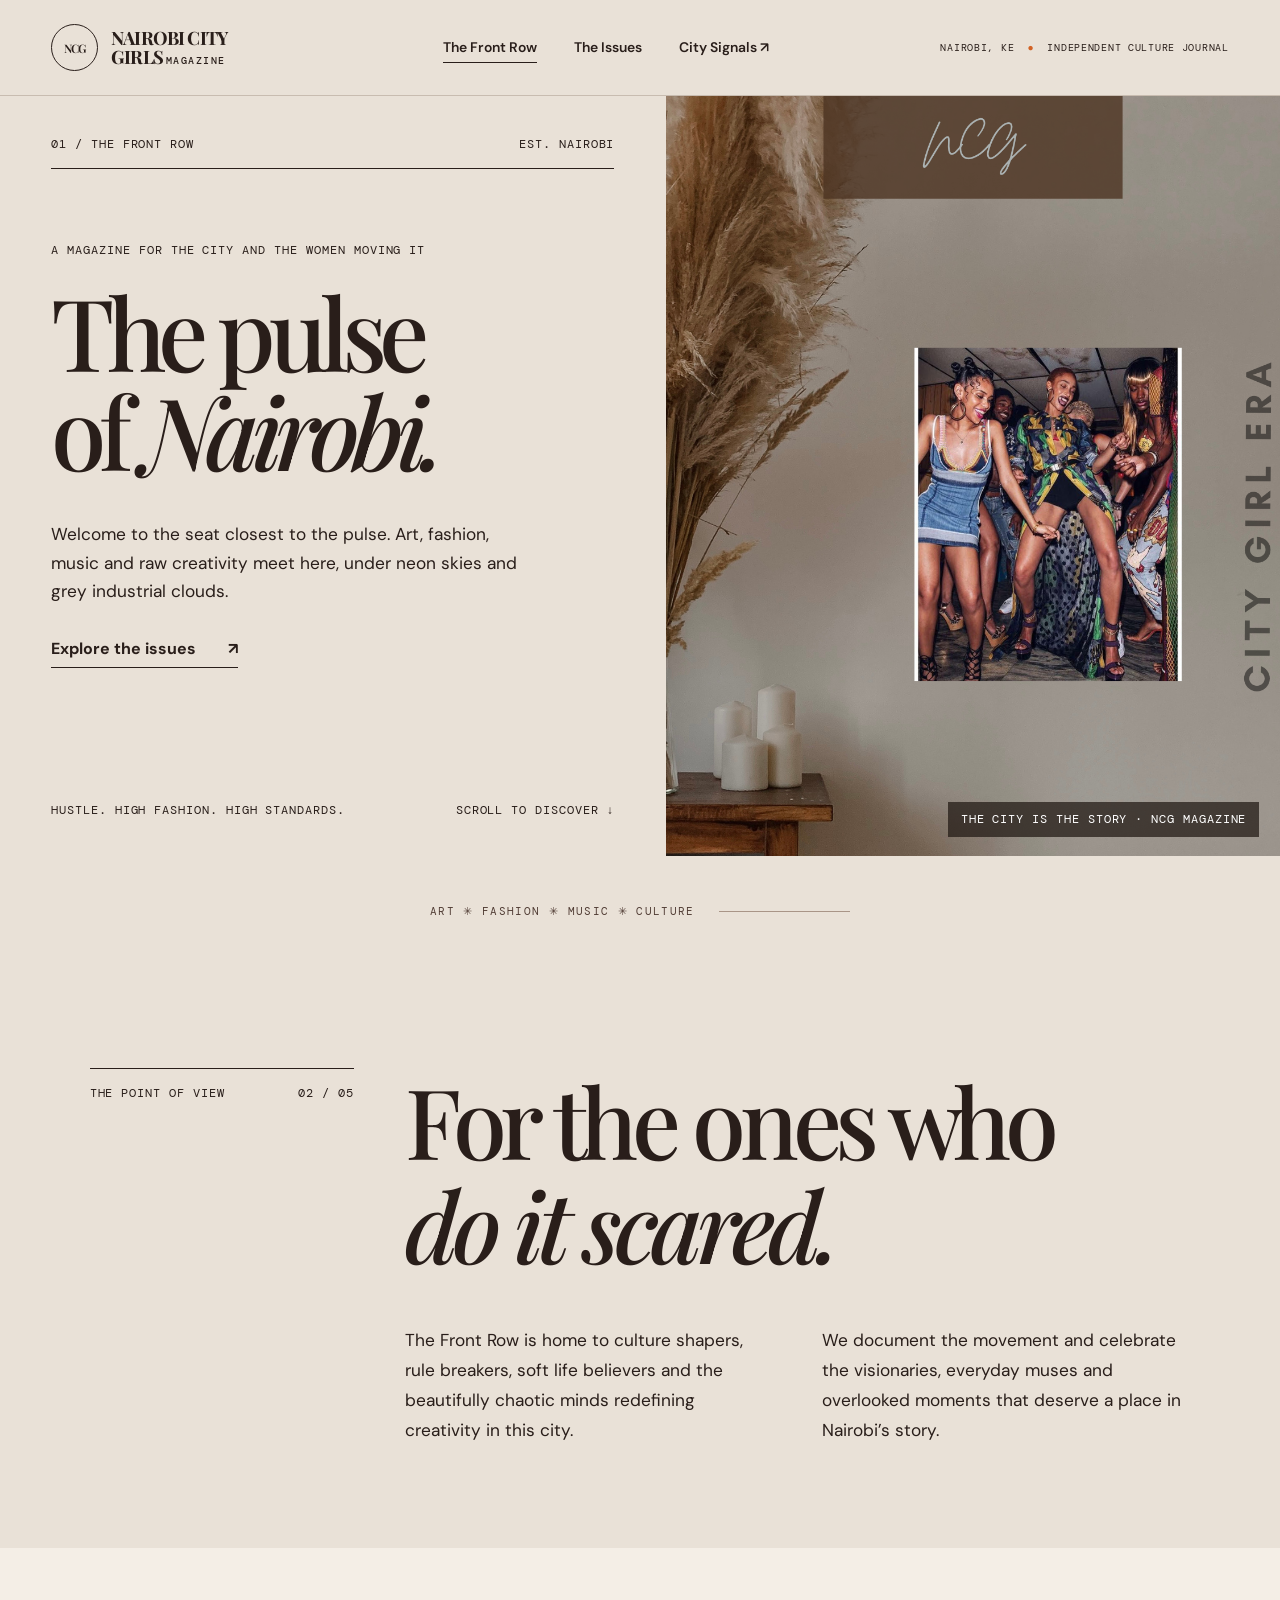
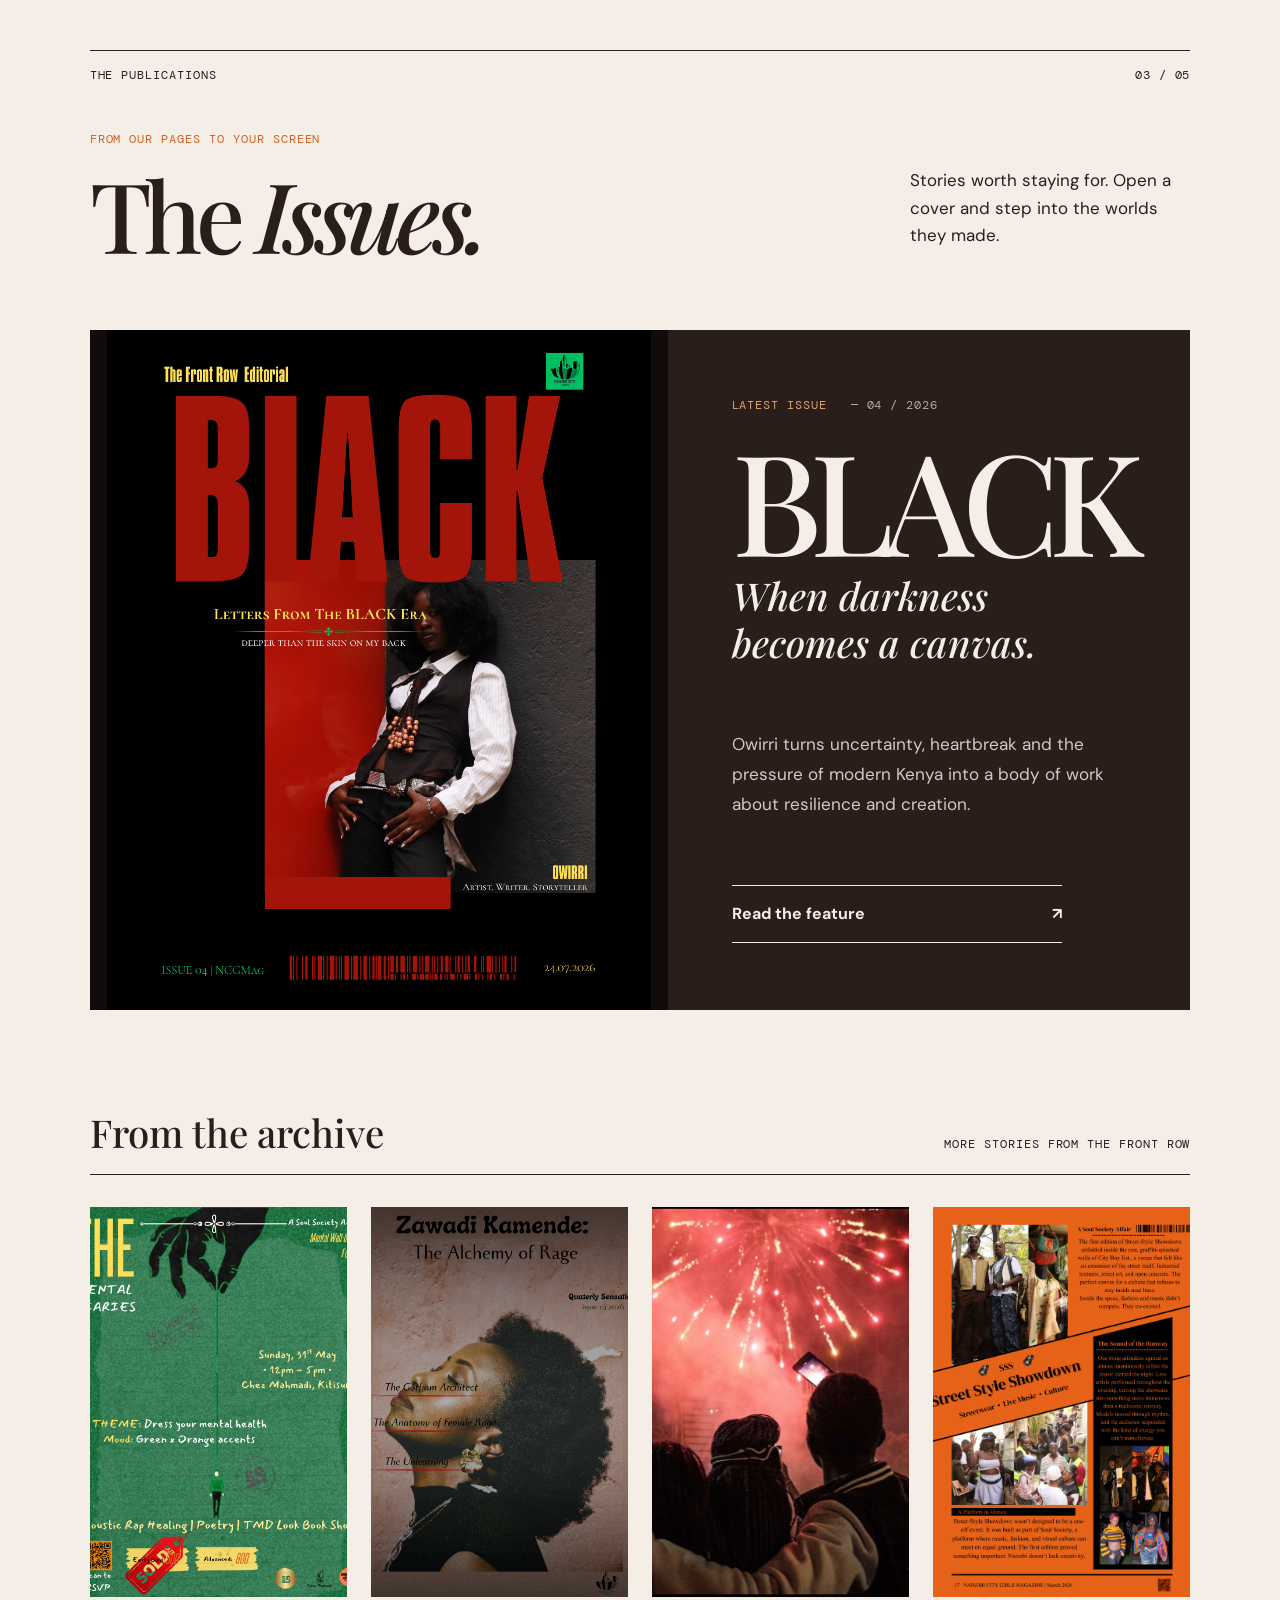
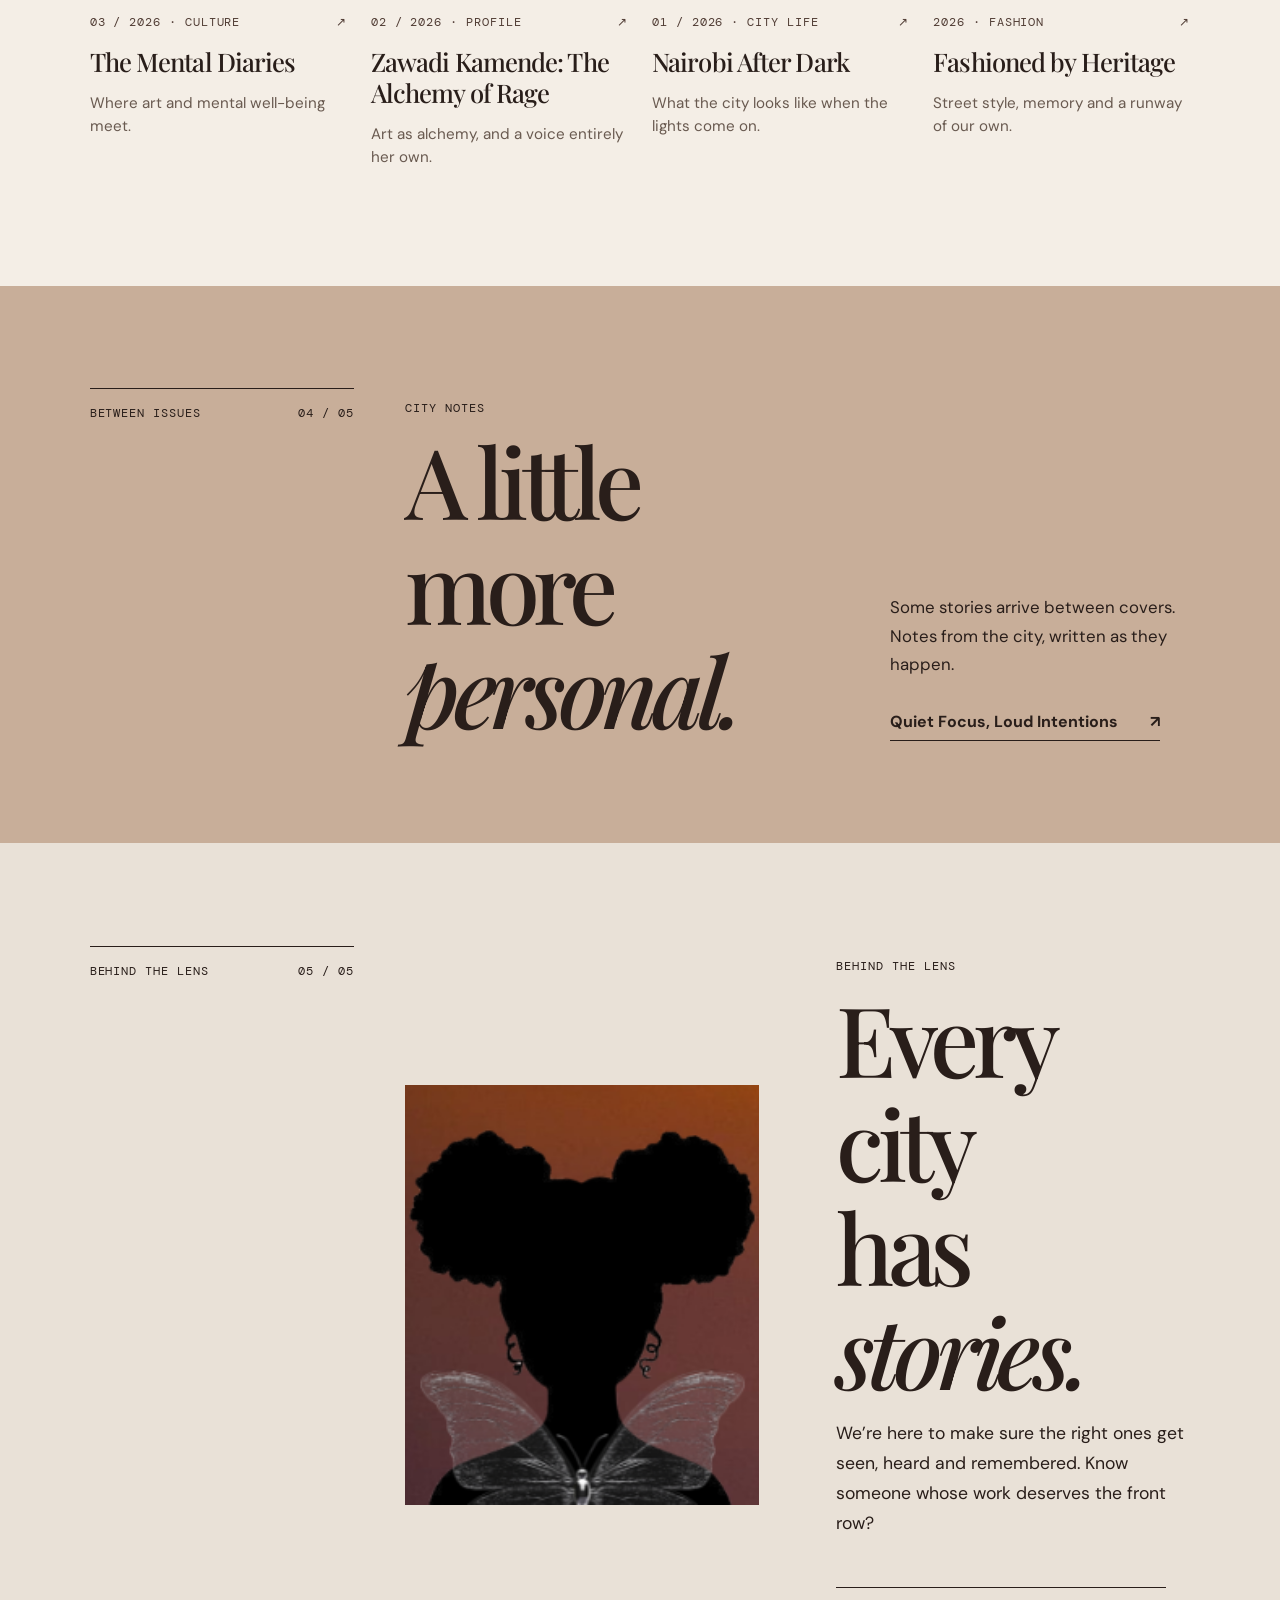
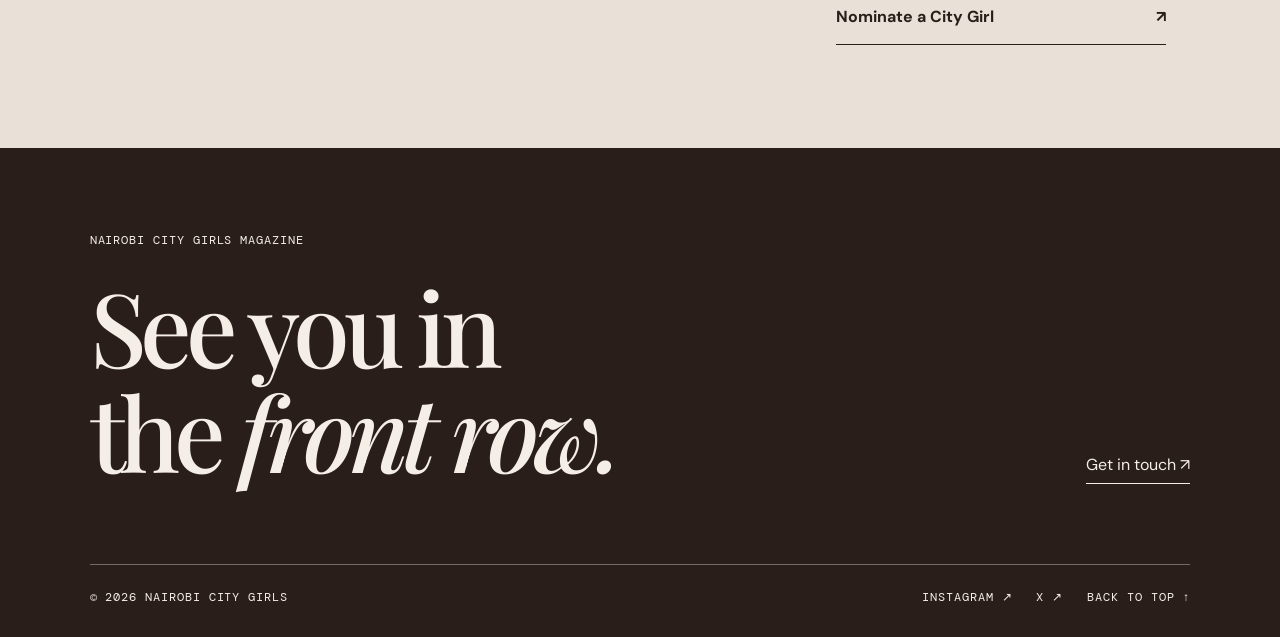
<file: index.html>
<!doctype html>
<html lang="en">
  <head>
    <meta charset="utf-8" />
    <meta name="viewport" content="width=device-width, initial-scale=1" />
    <meta name="theme-color" content="#e9e1d7" />
    <meta
      name="description"
      content="Nairobi City Girls Magazine documents the art, fashion, music and people shaping the city."
    />
    <title>The Front Row | Nairobi City Girls Magazine</title>
    <link
      rel="icon"
      href="data:image/svg+xml,%3Csvg xmlns='http://www.w3.org/2000/svg' viewBox='0 0 64 64'%3E%3Crect width='64' height='64' fill='%23513d35'/%3E%3Ctext x='32' y='43' text-anchor='middle' font-family='Georgia' font-size='34' fill='%23f4ede4'%3EN%3C/text%3E%3C/svg%3E"
    />
    <link rel="stylesheet" href="styles.css" />
    <script defer src="script.js"></script>
  </head>
  <body>
    <a class="skip-link" href="#main">Skip to content</a>
    <header class="site-header">
      <a
        class="brand"
        href="index.html"
        aria-label="Nairobi City Girls Magazine home"
        ><span class="brand-emblem">NCG</span
        ><span>NAIROBI CITY<br />GIRLS <small>MAGAZINE</small></span></a
      >
      <button
        class="menu-toggle"
        type="button"
        aria-controls="primary-nav"
        aria-expanded="false"
      >
        Menu <span aria-hidden="true">☰</span>
      </button>
      <nav id="primary-nav" aria-label="Main navigation">
        <a class="active" href="#top">The Front Row</a
        ><a href="#issues">The Issues</a
        ><a href="https://nairobicitygirls.wordpress.com/be-in-the-know/"
          >City Signals <span aria-hidden="true">↗</span></a
        >
      </nav>
      <span class="header-index"
        >Nairobi, KE <span class="dot">●</span> Independent culture
        journal</span
      >
    </header>

    <main id="main">
      <section id="top" class="hero" aria-labelledby="hero-title">
        <div class="hero-copy">
          <div class="eyebrow">
            <span>01 / THE FRONT ROW</span><span>EST. NAIROBI</span>
          </div>
          <p class="overline">
            A magazine for the city and the women moving it
          </p>
          <h1 id="hero-title">The pulse<br />of <em>Nairobi.</em></h1>
          <p class="hero-intro">
            Welcome to the seat closest to the pulse. Art, fashion, music and
            raw creativity meet here, under neon skies and grey industrial
            clouds.
          </p>
          <a class="text-link" href="#issues"
            >Explore the issues <span aria-hidden="true">↗</span></a
          >
          <div class="hero-bottom">
            <span>HUSTLE. HIGH FASHION. HIGH STANDARDS.</span
            ><span>SCROLL TO DISCOVER ↓</span>
          </div>
        </div>
        <div class="hero-art">
          <img
            src="Assets/party-poster.png"
            alt="Nairobi City Girls poster featuring friends dancing at a party"
            fetchpriority="high"
          /><span class="image-caption"
            >THE CITY IS THE STORY · NCG MAGAZINE</span
          >
        </div>
      </section>

      <div class="editorial-break" aria-hidden="true">
        <span>ART ✳ FASHION ✳ MUSIC ✳ CULTURE</span>
        <span class="editorial-break-line"></span>
      </div>

      <section class="manifesto section-wrap" aria-labelledby="manifesto-title">
        <div class="section-marker">THE POINT OF VIEW <span>02 / 05</span></div>
        <div>
          <h2 id="manifesto-title">
            For the ones who<br /><em>do it scared.</em>
          </h2>
          <div class="manifesto-columns">
            <p>
              The Front Row is home to culture shapers, rule breakers, soft life
              believers and the beautifully chaotic minds redefining creativity
              in this city.
            </p>
            <p>
              We document the movement and celebrate the visionaries, everyday
              muses and overlooked moments that deserve a place in Nairobi’s
              story.
            </p>
          </div>
        </div>
      </section>

      <section
        id="issues"
        class="issues section-wrap"
        aria-labelledby="issues-title"
      >
        <div class="section-marker">THE PUBLICATIONS <span>03 / 05</span></div>
        <div class="issues-heading">
          <div>
            <p class="overline">From our pages to your screen</p>
            <h2 id="issues-title">The <em>Issues.</em></h2>
          </div>
          <p>
            Stories worth staying for. Open a cover and step into the worlds
            they made.
          </p>
        </div>
        <article class="feature-issue">
          <a
            class="feature-cover"
            href="https://nairobicitygirls.wordpress.com/2026/08/07/black-when-darkness-becomes-a-canvas/"
            aria-label="Read BLACK: When Darkness Becomes a Canvas"
            ><img
              src="Assets/black.png"
              alt="BLACK editorial issue cover with bold red lettering and a portrait"
              loading="lazy"
          /></a>
          <div class="feature-copy">
            <span class="issue-no">LATEST ISSUE <span>— 04 / 2026</span></span>
            <h3>BLACK</h3>
            <p class="feature-deck">When darkness becomes a canvas.</p>
            <p>
              Owirri turns uncertainty, heartbreak and the pressure of modern
              Kenya into a body of work about resilience and creation.
            </p>
            <a
              class="round-link"
              href="https://nairobicitygirls.wordpress.com/2026/08/07/black-when-darkness-becomes-a-canvas/"
              >Read the feature <span aria-hidden="true">↗</span></a
            >
          </div>
        </article>
        <div class="issue-list-heading">
          <h3>From the archive</h3>
          <span>MORE STORIES FROM THE FRONT ROW</span>
        </div>
        <div class="issue-grid">
          <article class="issue-card">
            <a
              href="https://nairobicitygirls.wordpress.com/2026/06/17/the-mental-diaries-%f0%9f%8d%83/"
              ><div class="card-image">
                <img
                  src="Assets/mental-diaries.png"
                  alt="Green artwork for The Mental Diaries"
                  loading="lazy"
                />
              </div>
              <div class="card-meta">
                <span>03 / 2026 · CULTURE</span
                ><span aria-hidden="true">↗</span>
              </div>
              <h4>The Mental Diaries</h4></a
            >
            <p>Where art and mental well-being meet.</p>
          </article>
          <article class="issue-card">
            <a
              href="https://nairobicitygirls.wordpress.com/2026/04/22/zawadi-kamende-the-alchemy-of-rage-%f0%9f%91%bd/"
              ><div class="card-image">
                <img
                  src="Assets/zawadi.png"
                  alt="Zawadi Kamende: The Alchemy of Rage editorial cover"
                  loading="lazy"
                />
              </div>
              <div class="card-meta">
                <span>02 / 2026 · PROFILE</span
                ><span aria-hidden="true">↗</span>
              </div>
              <h4>Zawadi Kamende: The Alchemy of Rage</h4></a
            >
            <p>Art as alchemy, and a voice entirely her own.</p>
          </article>
          <article class="issue-card">
            <a
              href="https://nairobicitygirls.wordpress.com/2026/04/14/nairobi-after-dark-%f0%9f%8c%99/"
              ><div class="card-image wide">
                <img
                  src="Assets/after-dark.jpeg"
                  alt="People watching fireworks light up a Nairobi night"
                  loading="lazy"
                />
              </div>
              <div class="card-meta">
                <span>01 / 2026 · CITY LIFE</span
                ><span aria-hidden="true">↗</span>
              </div>
              <h4>Nairobi After Dark</h4></a
            >
            <p>What the city looks like when the lights come on.</p>
          </article>
          <article class="issue-card">
            <a href="issues/fashioned-by-heritage/"
              ><div class="card-image">
                <img
                  src="Assets/street-style.png"
                  alt="Orange Street Style Showdown magazine spread with Nairobi fashion photographs"
                  loading="lazy"
                />
              </div>
              <div class="card-meta">
                <span>2026 · FASHION</span><span aria-hidden="true">↗</span>
              </div>
              <h4>Fashioned by Heritage</h4></a
            >
            <p>Street style, memory and a runway of our own.</p>
          </article>
        </div>
      </section>

      <section class="notes section-wrap" aria-labelledby="notes-title">
        <div class="section-marker">BETWEEN ISSUES <span>04 / 05</span></div>
        <div class="notes-inner">
          <div>
            <p class="overline">CITY NOTES</p>
            <h2 id="notes-title">A little more<br /><em>personal.</em></h2>
          </div>
          <div>
            <p>
              Some stories arrive between covers. Notes from the city, written
              as they happen.
            </p>
            <a
              class="text-link"
              href="https://nairobicitygirls.wordpress.com/2026/01/15/quiet-focus-loud-intentions/"
              >Quiet Focus, Loud Intentions <span aria-hidden="true">↗</span></a
            >
          </div>
        </div>
      </section>

      <section class="behind section-wrap" aria-labelledby="behind-title">
        <div class="section-marker">BEHIND THE LENS <span>05 / 05</span></div>
        <div class="behind-layout">
          <div class="behind-photo">
            <img
              src="Assets/behind-lens.png"
              alt="Illustrated Nairobi City Girls portrait silhouette with twin puff ponytails"
              loading="lazy"
            />
          </div>
          <div class="behind-copy">
            <p class="overline">BEHIND THE LENS</p>
            <h2 id="behind-title">Every city<br />has <em>stories.</em></h2>
            <p>
              We’re here to make sure the right ones get seen, heard and
              remembered. Know someone whose work deserves the front row?
            </p>
            <a
              class="round-link"
              href="mailto:nrbcitygirls002@gmail.com?subject=Nominate%20a%20City%20Girl"
              >Nominate a City Girl <span aria-hidden="true">↗</span></a
            >
          </div>
        </div>
      </section>
    </main>
    <footer>
      <div class="footer-top">
        <div>
          <span class="footer-kicker">NAIROBI CITY GIRLS MAGAZINE</span>
          <h2>See you in<br />the <em>front row.</em></h2>
        </div>
        <a href="mailto:nrbcitygirls002@gmail.com">Get in touch ↗</a>
      </div>
      <div class="footer-bottom">
        <span>© <span id="year">2026</span> NAIROBI CITY GIRLS</span>
        <div>
          <a
            href="https://www.instagram.com/nairobi_city_girls._?igsh=OTEzaTBpa3E5cnY4"
            >INSTAGRAM ↗</a
          ><a href="https://x.com/dailydrug_?t=a_4GF-GYg3ydVt4jP0UZMw&amp;s=09"
            >X ↗</a
          ><a href="#top">BACK TO TOP ↑</a>
        </div>
      </div>
    </footer>
  </body>
</html>
</file>
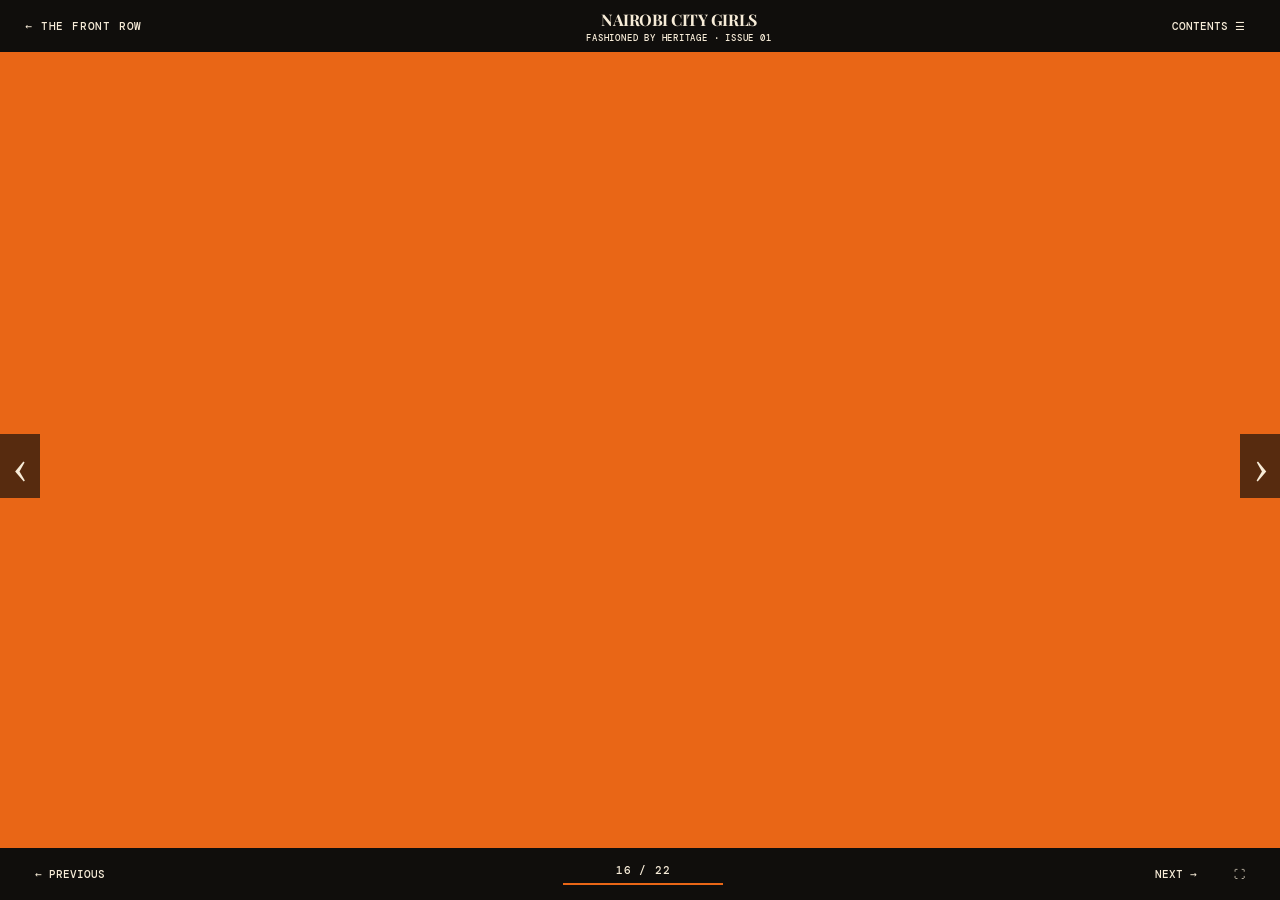
<file: issues/fashioned-by-heritage/index.html>
<!doctype html>
<html lang="en">
<head>
  <meta charset="utf-8">
  <meta name="viewport" content="width=device-width, initial-scale=1">
  <meta name="theme-color" content="#e96616">
  <meta name="description" content="Fashioned by Heritage, a Nairobi City Girls Magazine issue about Street-Style Showdown.">
  <title>Fashioned by Heritage | Nairobi City Girls Magazine</title>
  <link rel="stylesheet" href="reader.css">
  <script defer src="reader.js"></script>
</head>
<body>
  <a class="skip" href="#magazine">Skip to magazine</a>
  <header class="reader-bar">
    <a class="back" href="../../index.html#issues" aria-label="Back to The Front Row">← <span>THE FRONT ROW</span></a>
    <div class="reader-identity"><strong>NAIROBI CITY GIRLS</strong><span>FASHIONED BY HERITAGE · ISSUE 01</span></div>
    <button id="contents-toggle" type="button" aria-controls="contents" aria-expanded="false">CONTENTS <span aria-hidden="true">☰</span></button>
  </header>
  <main id="magazine" class="magazine" aria-label="Fashioned by Heritage magazine reader">
    <nav class="contents" id="contents" aria-label="Issue contents" hidden>
      <div class="contents-title"><strong>Inside the issue</strong><button id="contents-close" type="button" aria-label="Close contents">×</button></div>
      <button type="button" data-page="0">1 · Street-Style Showdown</button>
      <button type="button" data-page="1">2 · City Boy Est.</button>
      <button type="button" data-page="2">3 · A Language of Heritage</button>
      <button type="button" data-page="3">4 · The Sound of the Runway</button>
      <button type="button" data-page="4">5 · What the Community Said</button>
      <button type="button" data-page="5">6 · A Platform in Motion</button>
      <button type="button" data-page="6">7 · Meet the Author</button>
    </nav>
    <button class="edge-arrow edge-prev" id="edge-prev" type="button" aria-label="Previous page">‹</button>
    <div class="spread" id="spread" aria-live="polite"></div>
    <button class="edge-arrow edge-next" id="edge-next" type="button" aria-label="Next page">›</button>
  </main>
  <div class="control-bar">
    <button type="button" id="prev" aria-label="Previous page">← <span>PREVIOUS</span></button>
    <div class="page-status"><span id="page-counter">16 / 22</span><div class="track"><span id="progress"></span></div></div>
    <div class="control-actions"><button type="button" id="next"><span>NEXT</span> →</button><button type="button" id="fullscreen" aria-label="Toggle full screen" title="Full screen">⛶</button></div>
  </div>
</body>
</html>
</file>
<file: styles.css>
@import url("https://fonts.googleapis.com/css2?family=DM+Sans:wght@400;500;600;700&family=DM+Mono:wght@400;500&family=Playfair+Display:ital,wght@0,500;0,600;0,700;1,500;1,600&display=swap");
:root {
  --paper: #e9e1d7;
  --light: #f4eee6;
  --ink: #291e1a;
  --brown: #513d35;
  --orange: #d26224;
  --line: #c8bcb0;
  --serif: "Playfair Display", Georgia, serif;
  --sans: "DM Sans", Arial, sans-serif;
  --mono: "DM Mono", monospace;
}
* {
  box-sizing: border-box;
}
html {
  scroll-behavior: smooth;
}
body {
  margin: 0;
  background: var(--paper);
  color: var(--ink);
  font-family: var(--sans);
}
img {
  display: block;
  max-width: 100%;
}
a {
  color: inherit;
  text-decoration: none;
}
button {
  font: inherit;
}
a:focus-visible,
button:focus-visible {
  outline: 3px solid var(--orange);
  outline-offset: 4px;
}
.skip-link {
  position: absolute;
  top: -5rem;
  left: 1rem;
  padding: 0.7rem 1rem;
  background: white;
  z-index: 20;
}
.skip-link:focus {
  top: 1rem;
}
.site-header {
  height: 96px;
  display: flex;
  align-items: center;
  gap: 3.5rem;
  padding: 0 clamp(1.2rem, 4vw, 5rem);
  border-bottom: 1px solid var(--line);
  background: var(--paper);
  position: relative;
  z-index: 5;
}
.brand {
  display: flex;
  align-items: center;
  gap: 0.8rem;
  font-family: var(--serif);
  font-weight: 700;
  font-size: 1.15rem;
  line-height: 1.05;
  letter-spacing: -0.045em;
  min-width: 220px;
}
.brand small {
  font: 500 0.65rem var(--mono);
  letter-spacing: 0.14em;
}
.brand-emblem {
  border: 1px solid var(--ink);
  border-radius: 50%;
  height: 47px;
  width: 47px;
  display: grid;
  place-items: center;
  font: 600 0.73rem var(--serif);
  letter-spacing: -0.08em;
}
.site-header nav {
  display: flex;
  align-items: center;
  gap: 2.3rem;
  margin: auto;
  font-size: 0.87rem;
  font-weight: 600;
}
.site-header nav a {
  padding: 0.4rem 0;
  border-bottom: 1px solid transparent;
}
.site-header nav a:hover,
.site-header nav a.active {
  border-color: var(--ink);
}
.header-index {
  font: 0.64rem var(--mono);
  text-transform: uppercase;
  letter-spacing: 0.07em;
  white-space: nowrap;
}
.dot {
  color: var(--orange);
  padding: 0 0.4rem;
}
.menu-toggle {
  display: none;
}
.hero {
  display: grid;
  grid-template-columns: 52% 48%;
  min-height: min(760px, 90vh);
}
.hero-copy {
  display: flex;
  flex-direction: column;
  padding: 2.5rem clamp(1.2rem, 4vw, 5rem) 2.4rem;
  background: var(--paper);
}
.eyebrow,
.section-marker,
.overline,
.image-caption,
.hero-bottom,
.issue-no,
.card-meta,
.issue-list-heading > span,
.archive-note,
.footer-kicker,
.footer-bottom {
  font-family: var(--mono);
  font-size: 0.73rem;
  letter-spacing: 0.08em;
}
.eyebrow {
  display: flex;
  justify-content: space-between;
  max-width: 600px;
  border-bottom: 1px solid var(--ink);
  padding-bottom: 1rem;
}
.overline {
  font-family: var(--mono);
  font-size: 0.75rem;
  letter-spacing: 0.08em;
  text-transform: uppercase;
}
.hero-copy > .overline {
  margin: auto 0 1.5rem;
}
.hero h1 {
  font: 500 clamp(4.2rem, 7.8vw, 9rem)/0.99 var(--serif);
  letter-spacing: -0.075em;
  margin: 0;
  white-space: nowrap;
}
.hero h1 em,
h2 em,
footer h2 em {
  font-weight: 500;
}
.hero-intro {
  max-width: 470px;
  font-size: clamp(1.06rem, 1.35vw, 1.25rem);
  line-height: 1.65;
  margin: 2.5rem 0 2rem;
}
.text-link {
  display: inline-flex;
  gap: 2rem;
  align-items: center;
  align-self: flex-start;
  border-bottom: 1px solid var(--ink);
  padding: 0 0 0.5rem;
  font-weight: 700;
}
.text-link:hover,
.round-link:hover {
  color: var(--orange);
  border-color: var(--orange);
}
.hero-bottom {
  display: flex;
  justify-content: space-between;
  gap: 1rem;
  margin-top: auto;
  padding-top: 3.8rem;
}
.hero-art {
  position: relative;
  overflow: hidden;
  background: #8c8075;
}
.hero-art img {
  width: 100%;
  height: 100%;
  position: absolute;
  inset: 0;
  object-fit: cover;
  object-position: center 58%;
}
.image-caption {
  position: absolute;
  right: 1.3rem;
  bottom: 1.2rem;
  padding: 0.6rem 0.8rem;
  color: white;
  background: rgba(36, 27, 22, 0.74);
}

.section-wrap {
  padding: clamp(4rem, 8vw, 9rem) clamp(1.2rem, 7vw, 8rem);
}
.section-marker {
  display: flex;
  justify-content: space-between;
  gap: 1rem;
  border-top: 1px solid var(--ink);
  padding-top: 1rem;
  min-width: 170px;
}
.manifesto {
  display: grid;
  grid-template-columns: 24% 1fr;
  gap: 4vw;
}
.manifesto h2,
.issues h2,
.notes h2,
.behind h2 {
  font: 500 clamp(3.7rem, 7.6vw, 8.6rem)/1.07 var(--serif);
  letter-spacing: -0.065em;
  margin: 0;
}
.manifesto-columns {
  display: grid;
  grid-template-columns: 1fr 1fr;
  gap: 3rem;
  max-width: 880px;
  margin-top: 3rem;
}
.manifesto-columns p {
  font-size: 1.08rem;
  line-height: 1.75;
  margin: 0;
}
.issues {
  background: var(--light);
}
.issues-heading {
  display: flex;
  justify-content: space-between;
  align-items: end;
  gap: 2rem;
  margin: 3rem 0 4rem;
}
.issues-heading .overline {
  color: var(--orange);
  margin: 0 0 0.9rem;
}
.issues-heading > p {
  max-width: 280px;
  line-height: 1.6;
  font-size: 1.06rem;
}
.feature-issue {
  display: grid;
  grid-template-columns: minmax(0, 1.05fr) minmax(0, 0.95fr);
  background: var(--ink);
  color: var(--light);
  min-height: 620px;
}
.feature-cover {
  background: #120b0b;
  display: flex;
  align-items: center;
  justify-content: center;
  overflow: hidden;
}
.feature-cover img {
  width: 100%;
  height: 100%;
  max-height: 680px;
  object-fit: contain;
  transition: transform 0.45s;
}
.feature-cover:hover img,
.issue-card a:hover img {
  transform: scale(1.035);
}
.feature-copy {
  padding: clamp(2rem, 5vw, 6rem);
  display: flex;
  flex-direction: column;
  justify-content: center;
}
.issue-no {
  color: #dca474;
}
.issue-no span {
  margin-left: 1rem;
  color: #b9a99b;
}
.feature-copy h3 {
  font: 500 clamp(5rem, 11vw, 11rem)/1 var(--serif);
  letter-spacing: -0.075em;
  margin: 1rem 0 0;
}
.feature-deck {
  font: italic 500 clamp(1.8rem, 3vw, 3rem)/1.2 var(--serif);
  margin: 0.2rem 0 3rem;
}
.feature-copy > p:not(.feature-deck) {
  max-width: 400px;
  line-height: 1.75;
  font-size: 1.07rem;
  color: #d5c9bf;
}
.round-link {
  display: flex;
  align-items: center;
  justify-content: space-between;
  gap: 1rem;
  border-top: 1px solid currentColor;
  border-bottom: 1px solid currentColor;
  padding: 1.1rem 0;
  font-weight: 700;
  margin-top: 3rem;
  max-width: 330px;
}
.issue-list-heading {
  display: flex;
  align-items: baseline;
  justify-content: space-between;
  border-bottom: 1px solid var(--ink);
  margin: 6rem 0 2rem;
  gap: 1rem;
}
.issue-list-heading h3 {
  font: 500 clamp(2rem, 3vw, 3.6rem) var(--serif);
  margin: 0 0 1rem;
}
.issue-grid {
  display: grid;
  grid-template-columns: repeat(4, minmax(0, 1fr));
  gap: 1.5rem;
}
.card-image {
  height: 390px;
  background: #b8a79b;
  overflow: hidden;
}
.card-image img {
  width: 100%;
  height: 100%;
  object-fit: cover;
  transition: transform 0.4s;
}
.card-image.wide img {
  object-position: center;
}
.card-meta {
  display: flex;
  justify-content: space-between;
  gap: 0.3rem;
  margin: 1.1rem 0 1rem;
  color: var(--brown);
}
.issue-card h4 {
  font: 500 clamp(1.5rem, 2vw, 2.2rem)/1.2 var(--serif);
  letter-spacing: -0.035em;
  margin: 0;
}
.issue-card p {
  font-size: 0.95rem;
  line-height: 1.5;
  color: #695a50;
}
.archive-note {
  margin: 3rem 0 0;
  letter-spacing: 0;
  line-height: 1.5;
  color: #645a53;
}
.notes {
  background: #c8ae99;
  display: grid;
  grid-template-columns: 24% 1fr;
  gap: 4vw;
}
.notes-inner {
  display: flex;
  align-items: end;
  justify-content: space-between;
  gap: 3rem;
}
.notes-inner > div:last-child {
  max-width: 300px;
}
.notes-inner p:not(.overline) {
  line-height: 1.7;
  font-size: 1.05rem;
  margin-bottom: 2rem;
}
.behind {
  display: grid;
  grid-template-columns: 24% 1fr;
  gap: 4vw;
}
.behind-layout {
  display: grid;
  grid-template-columns: 1fr 1fr;
  gap: 6vw;
  align-items: center;
}
.behind-photo {
  background: #53342b;
  min-height: 420px;
}
.behind-photo img {
  height: 100%;
  width: 100%;
  min-height: 420px;
  object-fit: cover;
}
.behind-copy > p:not(.overline) {
  max-width: 470px;
  font-size: 1.1rem;
  line-height: 1.7;
}
footer {
  background: var(--ink);
  color: var(--light);
  padding: 5rem clamp(1.2rem, 7vw, 8rem) 2rem;
}
.footer-top {
  display: flex;
  justify-content: space-between;
  align-items: end;
  gap: 2rem;
  padding-bottom: 5rem;
}
.footer-top h2 {
  font: 500 clamp(3.7rem, 8vw, 9rem)/1.03 var(--serif);
  letter-spacing: -0.06em;
  margin: 1.5rem 0 0;
}
.footer-top > a {
  border-bottom: 1px solid currentColor;
  padding-bottom: 0.5rem;
  white-space: nowrap;
}
.footer-bottom {
  display: flex;
  justify-content: space-between;
  gap: 1.5rem;
  border-top: 1px solid #766960;
  padding-top: 1.5rem;
}
.footer-bottom > div {
  display: flex;
  gap: 1.5rem;
}
.footer-bottom a:hover {
  color: #daa574;
}
@media (max-width: 1100px) {
  .header-index {
    display: none;
  }
  .site-header nav {
    margin-left: auto;
  }
  .issue-grid {
    grid-template-columns: repeat(2, minmax(0, 1fr));
  }
  .card-image {
    height: 430px;
  }
  .hero h1 {
    font-size: clamp(4rem, 7vw, 6rem);
  }
}
@media (max-width: 750px) {
  .site-header {
    height: 76px;
    justify-content: space-between;
  }
  .brand {
    min-width: 0;
  }
  .menu-toggle {
    display: block;
    border: 0;
    background: transparent;
    padding: 0.7rem 0;
    cursor: pointer;
    font-size: 0.9rem;
  }
  .menu-toggle span {
    margin-left: 0.5rem;
  }
  .site-header nav {
    display: none;
    position: absolute;
    top: 76px;
    left: 0;
    right: 0;
    background: var(--paper);
    border-bottom: 1px solid var(--ink);
    padding: 1.2rem;
    flex-direction: column;
    align-items: flex-start;
    gap: 1rem;
  }
  .site-header nav.open {
    display: flex;
  }
  .hero {
    display: flex;
    flex-direction: column;
  }
  .hero-copy {
    min-height: 620px;
  }
  .hero-copy > .overline {
    margin-top: 4rem;
  }
  .hero h1 {
    font-size: clamp(3.9rem, 12vw, 6.8rem);
  }
  .hero-art {
    height: min(110vw, 670px);
  }
  .hero-bottom {
    font-size: 0.61rem;
  }
  .manifesto,
  .notes,
  .behind {
    grid-template-columns: 1fr;
    gap: 2.5rem;
  }
  .manifesto h2,
  .issues h2,
  .notes h2,
  .behind h2 {
    font-size: clamp(3.4rem, 11vw, 6rem);
  }
  .section-wrap {
    padding: 4rem 1.2rem;
  }
  .issues-heading {
    margin: 2rem 0 3rem;
  }
  .feature-issue {
    grid-template-columns: 1fr;
  }
  .feature-cover {
    max-height: 580px;
  }
  .feature-cover img {
    max-height: 580px;
  }
  .feature-copy {
    padding: 2rem 1.4rem 3rem;
  }
  .feature-copy h3 {
    font-size: 6rem;
  }
  .feature-deck {
    margin-bottom: 1.5rem;
  }
  .issue-list-heading {
    margin-top: 4rem;
  }
  .notes-inner {
    align-items: flex-start;
  }
  .behind-layout {
    gap: 2rem;
  }
}
@media (max-width: 560px) {
  .hero-copy {
    min-height: 590px;
  }
  .hero-intro {
    margin: 2rem 0;
    font-size: 1rem;
  }
  .hero h1 {
    font-size: clamp(3.5rem, 13vw, 5rem);
  }
  .hero-bottom span:last-child {
    display: none;
  }
  .manifesto-columns {
    grid-template-columns: 1fr;
    gap: 1.2rem;
    margin-top: 2rem;
  }
  .issues-heading {
    display: block;
  }
  .issues-heading > p {
    margin-top: 1.5rem;
  }
  .issue-grid {
    grid-template-columns: 1fr;
    gap: 2.6rem;
  }
  .card-image {
    height: 420px;
  }
  .issue-list-heading > span {
    display: none;
  }
  .notes-inner {
    display: block;
  }
  .notes-inner > div:last-child {
    margin-top: 2rem;
  }
  .behind-layout {
    grid-template-columns: 1fr;
  }
  .behind-photo,
  .behind-photo img {
    min-height: 320px;
  }
  .footer-top,
  .footer-bottom {
    display: block;
  }
  .footer-top > a {
    display: inline-block;
    margin-top: 2rem;
  }
  .footer-bottom > div {
    flex-wrap: wrap;
    margin-top: 1.5rem;
    gap: 1rem;
  }
}
@media (prefers-reduced-motion: reduce) {
  html {
    scroll-behavior: auto;
  }
  * {
    transition: none !important;
  }
}

.editorial-break {
  display: flex;
  align-items: center;
  gap: 1.5rem;
  max-width: 420px;
  margin: 3rem auto;
  color: #513d35;
  font:
    0.7rem "DM Mono",
    monospace;
  letter-spacing: 0.12em;
  white-space: nowrap;
}

.editorial-break-line {
  height: 1px;
  flex: 1;
  background: #a99587;
}
</file>
<file: issues/fashioned-by-heritage/reader.css>
@import url('https://fonts.googleapis.com/css2?family=DM+Mono:wght@400;500&family=Playfair+Display:ital,wght@0,600;0,700;1,600&family=PT+Serif:ital,wght@0,400;0,700;1,400&display=swap');
:root{--orange:#e96616;--dark-orange:#b7460e;--black:#100e0c;--cream:#f7ecd8;--tan:#6a3924;--display:'Playfair Display',Georgia,serif;--body:'PT Serif',Georgia,serif;--mono:'DM Mono',monospace;--bar:52px}*{box-sizing:border-box}html,body{height:100%;margin:0}body{background:var(--orange);color:var(--black);font-family:var(--body)}button{font:inherit;cursor:pointer}button:focus-visible,a:focus-visible{outline:3px solid var(--cream);outline-offset:3px}a{color:inherit;text-decoration:none}.skip{position:absolute;top:-4rem;left:1rem;background:var(--cream);padding:.7rem;z-index:100}.skip:focus{top:1rem}.reader-bar,.control-bar{height:var(--bar);background:var(--black);color:var(--cream);display:flex;align-items:center;justify-content:space-between;padding:0 clamp(.8rem,2vw,2.5rem);gap:1rem;font:500 .7rem var(--mono);letter-spacing:.07em}.reader-bar{position:relative;z-index:10}.reader-bar button,.control-bar button{border:0;background:none;color:inherit;padding:.6rem}.back{min-width:170px}.reader-identity{text-align:center}.reader-identity strong{display:block;font:700 1rem var(--display);letter-spacing:-.03em}.reader-identity span{font-size:.57rem}.magazine{position:relative;height:calc(100dvh - var(--bar)*2);min-height:570px;background:var(--orange);overflow:hidden}.spread{height:100%;width:100%;display:flex;perspective:1800px;transform-style:preserve-3d;isolation:isolate}.spread.single{justify-content:center}.page{height:100%;width:50%;flex:0 0 50%;background:var(--orange);color:var(--black);overflow:hidden;position:relative;display:flex;flex-direction:column;padding:clamp(1rem,1.7vw,2rem) clamp(1rem,2.5vw,3.2rem) .75rem;box-shadow:inset -1px 0 0 #1b0b0555}.spread.single .page{width:min(100%,850px);flex-basis:min(100%,850px);box-shadow:none}.spread:not(.single) .page:first-child{box-shadow:inset -10px 0 20px #0001}.spread:not(.single) .page:last-child{box-shadow:inset 10px 0 20px #0002}.body-content{flex:1;display:flex;flex-direction:column;min-height:0}.folio{margin-top:auto;border-top:2px solid var(--black);display:flex;align-items:center;justify-content:space-between;gap:.7rem;padding-top:.45rem;min-height:1.9rem;font:400 clamp(.52rem,.72vw,.68rem) var(--mono);white-space:nowrap}.folio b{font-weight:500}.folio i{font-style:normal}.qr-placeholder{font:600 .39rem/1.1 var(--mono);width:1.6rem;height:1.6rem;border:2px solid var(--black);display:grid;place-items:center;text-align:center;letter-spacing:0}.qr-placeholder.large{width:3.3rem;height:3.3rem;border-color:var(--orange);color:var(--orange);margin-top:auto;font-size:.65rem}.section-title{display:flex;justify-content:space-between;align-items:start;gap:1rem;border-bottom:2px dashed var(--black);padding-bottom:.55rem;margin-bottom:.8rem}.section-title h2{font:700 clamp(1.5rem,2.6vw,3rem)/1 var(--display);letter-spacing:-.04em;margin:0}.barcode{height:1.25rem;width:4.8rem;flex:0 0 auto;background:repeating-linear-gradient(90deg,var(--black) 0 2px,transparent 2px 4px,var(--black) 4px 5px,transparent 5px 8px,var(--black) 8px 11px,transparent 11px 13px)}.slash{height:clamp(1.4rem,2.5vw,3rem);background:var(--black);width:125%;margin:1rem -12%;transform:rotate(-5deg);flex:none;clip-path:polygon(0 35%,100% 0,100% 53%,0 100%)}.photo{display:flex;align-items:center;justify-content:center;min-width:0;min-height:0;background:radial-gradient(circle at 58% 42%,#9b5630 0,#69351f 45%,#231810 100%);border:1px solid #6c351a;color:var(--cream);text-align:center;padding:1rem;position:relative;overflow:hidden}.photo:before{content:'';position:absolute;inset:0;background:linear-gradient(138deg,#ed8c3830 0%,transparent 38%,#1b100740 80%);pointer-events:none}.photo>div{position:relative}.photo strong{font:700 clamp(.75rem,1.3vw,1.4rem) var(--display);display:block}.photo em{font:italic clamp(.52rem,.7vw,.72rem) var(--body);display:block;margin-top:.3rem}.hero-photo{flex:1;min-height:25%;max-height:55%}.wide-photo{min-height:23%;height:32%}.tall-photo{height:100%}.photo-pair,.photo-grid,.mini-pair{display:grid;gap:.65rem;min-height:0}.photo-pair{grid-template-columns:1fr 1fr;flex:1;max-height:28%}.photo-grid{grid-template-columns:1fr 1fr;grid-template-rows:1fr 1fr;flex:1;margin:.3rem 0;max-height:62%}.mini-pair{grid-template-columns:1fr 1fr;height:24%;margin-top:.5rem}.photo-pair .photo strong,.photo-grid .photo strong,.mini-pair .photo strong{font-size:clamp(.64rem,1vw,1rem)}.lead,.page p{font-size:clamp(.78rem,1.1vw,1.08rem);line-height:1.45}.page p{margin:.4rem 0 .8rem}.lead{max-width:58ch}.image-caption{font:italic clamp(.64rem,.85vw,.85rem) var(--body);margin:.5rem 0!important}.black-box{background:var(--black);color:var(--orange);padding:clamp(.7rem,1.2vw,1.4rem);display:flex;flex-direction:column;min-height:0}.black-box h2{font:700 clamp(1rem,1.5vw,1.65rem) var(--display);margin:0 0 .6rem;border-bottom:2px dashed var(--orange);padding-bottom:.5rem}.black-box p{font-size:clamp(.66rem,.93vw,.91rem);line-height:1.35}.black-label{background:var(--black);color:var(--orange);padding:.55rem .8rem;font:700 1rem var(--display);width:min(100%,23rem)}blockquote{font:italic clamp(.8rem,1vw,1.05rem)/1.45 var(--body);text-align:center;margin:1.2rem auto;color:#401809;max-width:85%}.opener{padding-top:1rem}.opening-photo{height:43%;min-height:0}.opening-photo .photo{height:100%}.opening-copy{flex:1;display:flex;flex-direction:column;align-items:center;text-align:center;justify-content:center;min-height:0}.opening-copy h1{font:700 clamp(2.3rem,5vw,5.8rem)/.98 var(--display);letter-spacing:-.06em;text-shadow:3px 3px 0 var(--dark-orange);transform:rotate(-3deg);margin:.5rem 0}.opening-copy h1 i{font-weight:600}.opening-copy .eyebrow,.small-note{font:500 .6rem var(--mono);letter-spacing:.14em}.opening-copy .subhead{font-weight:700}.opening-copy .subhead span{color:var(--cream);padding:0 .2rem}.opening-copy>p:not(.eyebrow):not(.small-note){max-width:50ch}.opening-copy .small-note{margin-top:.7rem}.heritage-grid{display:grid;grid-template-columns:1.25fr .85fr;gap:.7rem;flex:1;min-height:0;max-height:65%}.heritage-page .slash{margin:.25rem -12%}.heritage-page .wide-photo{height:25%;min-height:20%}.sound-page .slash{margin:.2rem -12%}.sound-page .image-caption{text-align:center}.crowd-page .wide-photo{height:40%}.crowd-page .slash{margin:.4rem -12%}.crowd-page blockquote{background:var(--black);color:var(--orange);padding:1rem;max-width:none;margin-top:auto}.platform-page .hero-photo{max-height:46%}.platform-page blockquote{margin-top:.5rem}.author-grid{display:grid;grid-template-columns:1fr 1fr;gap:.7rem;height:63%;min-height:0}.author-grid .author-photo{height:100%}.author-grid .black-box{overflow:auto}.author-grid .credit-label{font:500 .6rem var(--mono);letter-spacing:.06em;color:var(--cream);margin-bottom:0}.author-page .slash{margin:.3rem -12%}.edge-arrow{position:absolute;z-index:5;top:48%;border:0;background:#100e0caa;color:var(--cream);font:3rem/1 var(--body);height:4rem;width:2.5rem}.edge-arrow:disabled,.control-bar button:disabled{opacity:.3;cursor:default}.edge-prev{left:0}.edge-next{right:0}.control-bar{position:relative;z-index:9}.control-bar>button{min-width:115px;text-align:left}.control-actions{display:flex;align-items:center;gap:1.1rem}.page-status{text-align:center;min-width:160px}.track{height:2px;background:#704a31;margin-top:.35rem}.track span{display:block;height:100%;background:var(--orange);transition:width .3s}.contents{position:absolute;z-index:20;right:0;top:0;bottom:0;width:min(360px,90vw);background:var(--black);color:var(--cream);box-shadow:-12px 0 35px #0007;padding:2rem 1.4rem;overflow:auto}.contents[hidden]{display:none}.contents-title{display:flex;align-items:center;justify-content:space-between;font:700 1.5rem var(--display);padding-bottom:1rem;border-bottom:1px solid #9a6241}.contents-title button{background:none;border:0;color:inherit;font-size:2rem}.contents>button{display:block;background:none;color:inherit;border:0;border-bottom:1px solid #5d3c2a;text-align:left;width:100%;padding:1rem .2rem;font:400 .75rem var(--mono)}.contents>button:hover{color:var(--orange)}.spread.turn-forward{animation:flip-forward .36s ease-in both}.spread.turn-back{animation:flip-back .36s ease-in both}@keyframes flip-forward{to{transform:rotateY(-18deg);opacity:.35;filter:brightness(.65)}}@keyframes flip-back{to{transform:rotateY(18deg);opacity:.35;filter:brightness(.65)}}@media(max-width:1100px){.page{padding:1rem 1.35rem .65rem}.section-title h2{font-size:clamp(1.25rem,2.4vw,2.2rem)}.page p{font-size:clamp(.73rem,1vw,.92rem)}.black-box p{font-size:.72rem}}@media(max-width:780px){:root{--bar:48px}.reader-bar{font-size:.6rem}.reader-identity span,.back span{display:none}.back{min-width:0}.reader-identity strong{font-size:.8rem}.magazine{min-height:590px}.spread{display:block}.page,.spread.single .page{width:100%;height:100%;padding:1rem 1.2rem .6rem;box-shadow:none}.page p{font-size:clamp(.85rem,2.8vw,1rem)}.section-title h2{font-size:clamp(1.55rem,5vw,2.3rem)}.photo strong{font-size:clamp(.8rem,3.3vw,1.2rem)}.photo em{font-size:.7rem}.opening-copy h1{font-size:clamp(2.8rem,10vw,5rem)}.black-box p{font-size:clamp(.67rem,2.4vw,.9rem)}.folio{font-size:.54rem}.slash{height:1.7rem}.edge-arrow{font-size:2rem;width:1.5rem;height:3rem}.control-bar button span{display:none}.page-status{min-width:95px}.control-actions{gap:.3rem}.photo-grid{max-height:55%}}@media(max-width:430px){.magazine{min-height:600px}.page{padding:.85rem 1rem .5rem}.page p{font-size:.81rem;line-height:1.35}.section-title h2{font-size:1.4rem}.section-title .barcode{width:3rem}.heritage-grid{grid-template-columns:1.1fr .9fr}.author-grid{grid-template-columns:.85fr 1.15fr}.author-grid .black-box p{font-size:.64rem}.opening-photo{height:36%}.opening-copy h1{font-size:2.6rem}.folio{font-size:.44rem}.folio i{display:none}.folio .qr-placeholder{width:1.4rem;height:1.4rem;font-size:.32rem}}@media(prefers-reduced-motion:reduce){.spread.turn-forward,.spread.turn-back{animation:none}.track span{transition:none}}
/* A sheet turns from the centre seam; the next spread is visible beneath it. */
.turn-layer{position:absolute;z-index:6;top:0;height:100%;width:50%;transform-style:preserve-3d;transition:transform .65s cubic-bezier(.25,.65,.28,1);pointer-events:none;filter:drop-shadow(-9px 5px 12px #0004)}
.turn-layer.forward{left:50%;transform-origin:left center}
.turn-layer.backward{left:0;transform-origin:right center}
.turn-layer.forward.is-turning{transform:rotateY(-180deg)}
.turn-layer.backward.is-turning{transform:rotateY(180deg)}
.turn-face{position:absolute;inset:0;backface-visibility:hidden;overflow:hidden}
.turn-back{transform:rotateY(180deg)}
.turn-face .page{width:100%;height:100%;flex:none;box-shadow:none}
.turn-layer.mobile-turn{width:100%;left:0}
.turn-layer.mobile-turn.forward{transform-origin:left center}
.turn-layer.mobile-turn.backward{transform-origin:right center}
</file>
